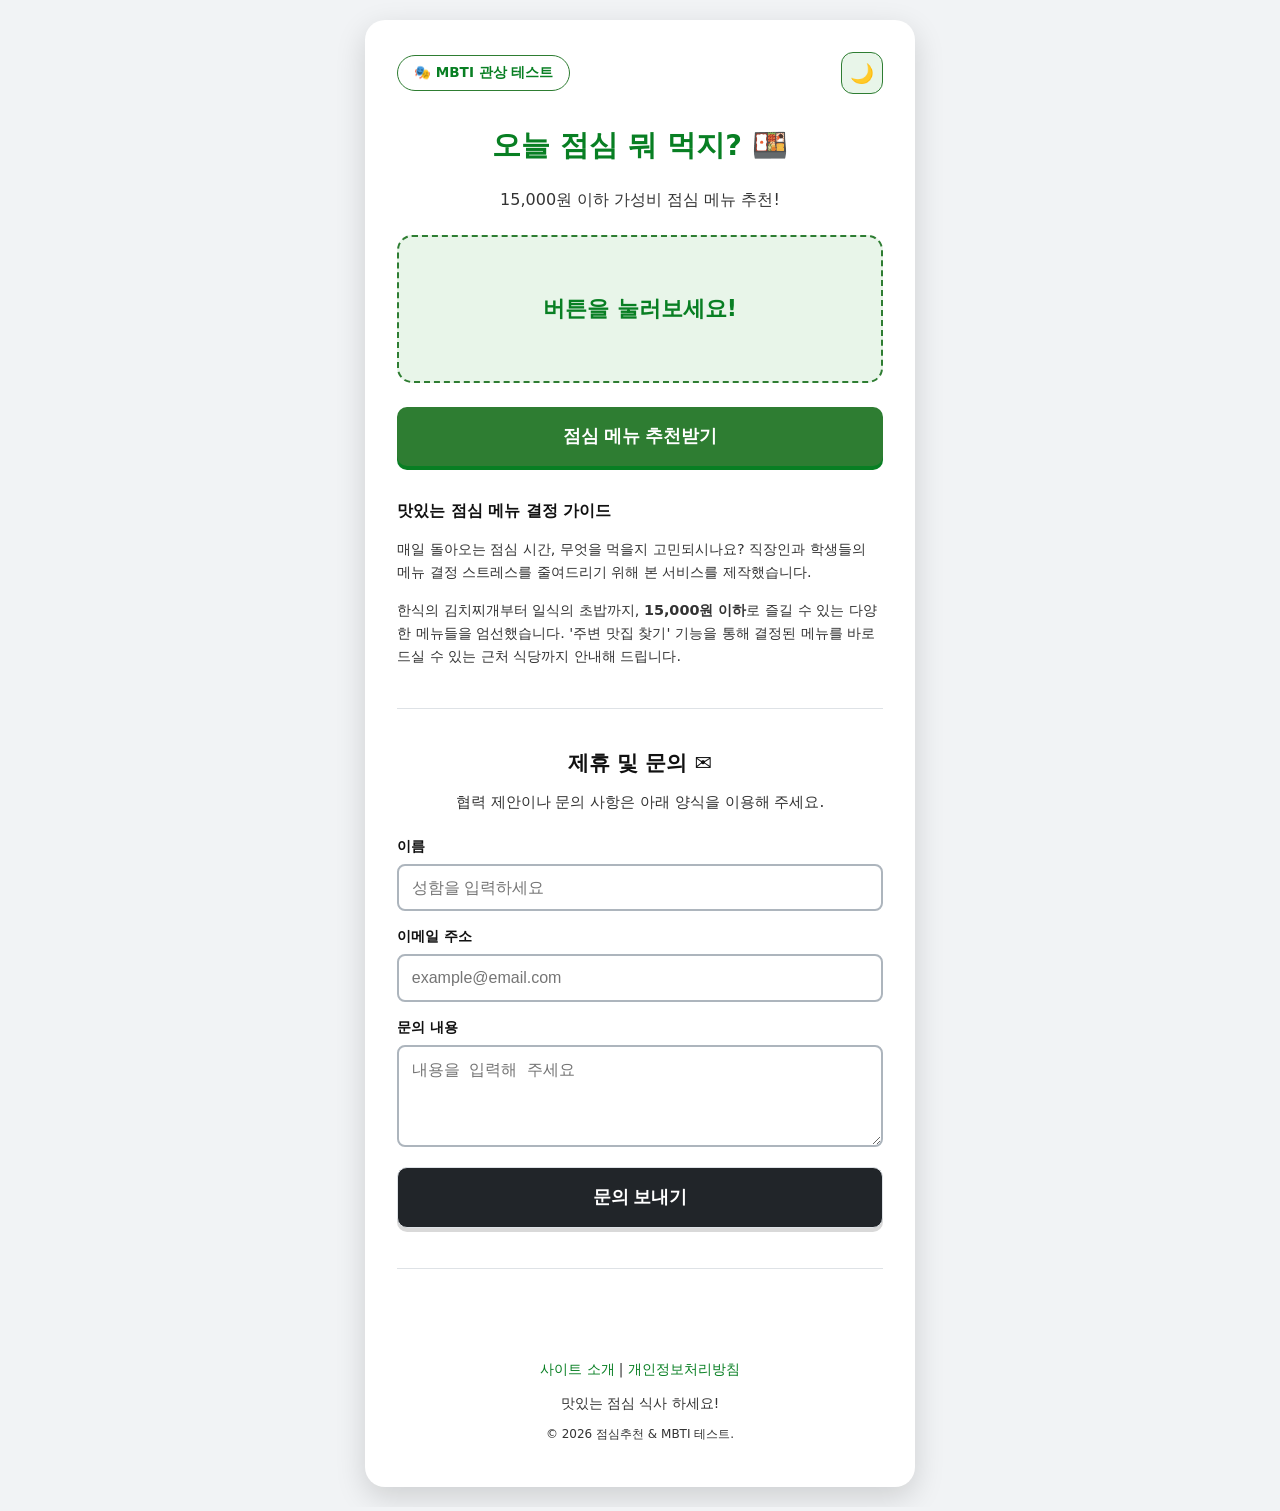
<file: index.html>
<!DOCTYPE html>
<html lang="ko">
<head>
  <!-- Google tag (gtag.js) -->
  <script async src="https://www.googletagmanager.com/gtag/js?id=G-HQV0WTTLLB"></script>
  <script>
    window.dataLayer = window.dataLayer || [];
    function gtag(){dataLayer.push(arguments);}
    gtag('js', new Date());

    gtag('config', 'G-HQV0WTTLLB');
  </script>
  <script type="text/javascript">
      (function(c,l,a,r,i,t,y){
          c[a]=c[a]||function(){(c[a].q=c[a].q||[]).push(arguments)};
          t=l.createElement(r);t.async=1;t.src="https://www.clarity.ms/tag/"+i;
          y=l.getElementsByTagName(r)[0];y.parentNode.insertBefore(t,y);
      })(window, document, "clarity", "script", "vuvj2xqojv");
  </script>
  <meta charset="UTF-8">
  <meta name="viewport" content="width=device-width, initial-scale=1.0">
  <meta name="google-adsense-account" content="ca-pub-4768436826776624">
  <title>오늘 점심 뭐 먹지? | 가성비 점심 추천 도구</title>
  <script async src="https://pagead2.googlesyndication.com/pagead/js/adsbygoogle.js?client=ca-pub-4768436826776624"
     crossorigin="anonymous"></script>
  <script>
    const savedTheme = localStorage.getItem('theme') ||
                       (window.matchMedia('(prefers-color-scheme: dark)').matches ? 'dark' : 'light');
    document.documentElement.setAttribute('data-theme', savedTheme);
  </script>
  <link href="/style.css" rel="stylesheet">
</head>
<body>
  <div class="container">
    <div class="header-nav">
      <a href="/mbti.html" class="nav-btn">🎭 MBTI 관상 테스트</a>
      <button id="theme-toggle" type="button" aria-label="테마 변경">
        <span class="mode-icon">🌙</span>
      </button>
    </div>
    <section class="recommender-section">
      <header>
        <h1>오늘 점심 뭐 먹지? 🍱</h1>
        <p>15,000원 이하 가성비 점심 메뉴 추천!</p>
      </header>
      <main>
        <div id="result-container" class="result-box">
          <div id="menu-wrapper">
            <span id="menu-display">버튼을 눌러보세요!</span>
          </div>
        </div>
        <div id="action-buttons" class="hidden">
          <a id="map-link" href="#" target="_blank" class="link-btn">📍 주변 맛집 찾기</a>
          <button id="share-btn" type="button" class="link-btn">🔗 결과 공유</button>
        </div>
        <div class="main-buttons">
          <button id="recommend-btn" type="button" class="primary-btn">점심 메뉴 추천받기</button>
          <button id="exclude-btn" type="button" class="text-btn hidden">이 메뉴는 제외하고 다시 뽑기 ❌</button>
        </div>
        <article class="seo-text">
          <h3>맛있는 점심 메뉴 결정 가이드</h3>
          <p>매일 돌아오는 점심 시간, 무엇을 먹을지 고민되시나요? 직장인과 학생들의 메뉴 결정 스트레스를 줄여드리기 위해 본 서비스를 제작했습니다.</p>
          <p>한식의 김치찌개부터 일식의 초밥까지, <strong>15,000원 이하</strong>로 즐길 수 있는 다양한 메뉴들을 엄선했습니다. '주변 맛집 찾기' 기능을 통해 결정된 메뉴를 바로 드실 수 있는 근처 식당까지 안내해 드립니다.</p>
        </article>
      </main>
      <div id="history-section" class="history-container hidden">
        <h3>최근 추천 기록</h3>
        <ul id="history-list"></ul>
        <button id="clear-history" type="button">기록 삭제</button>
      </div>
    </section>
    <hr class="divider">
    <section class="contact-section">
      <h2>제휴 및 문의 ✉️</h2>
      <p>협력 제안이나 문의 사항은 아래 양식을 이용해 주세요.</p>
      <form action="https://formspree.io/f/xkoqrylg" method="POST" id="contact-form">
        <div class="form-group">
          <label for="name">이름</label>
          <input type="text" id="name" name="name" placeholder="성함을 입력하세요" required>
        </div>
        <div class="form-group">
          <label for="email">이메일 주소</label>
          <input type="email" id="email" name="_replyto" placeholder="example@email.com" required>
        </div>
        <div class="form-group">
          <label for="message">문의 내용</label>
          <textarea id="message" name="message" rows="4" placeholder="내용을 입력해 주세요" required></textarea>
        </div>
        <button type="submit" class="secondary-btn">문의 보내기</button>
      </form>
    </section>
    <hr class="divider">
    <section class="comment-section">
      <div id="disqus_thread"></div>
      <script>
          var disqus_config = function () {
            this.page.url = window.location.href;
            this.page.identifier = window.location.pathname;
          };
          (function() {
          var d = document, s = d.createElement('script');
          s.src = 'https://product-build-3.disqus.com/embed.js';
          s.setAttribute('data-timestamp', +new Date());
          (d.head || d.body).appendChild(s);
          })();
      </script>
    </section>
    <footer>
      <div class="footer-nav">
        <a href="/about.html">사이트 소개</a> |
        <a href="/privacy.html">개인정보처리방침</a>
      </div>
      <p>맛있는 점심 식사 하세요!</p>
      <p class="copyright">&copy; 2026 점심추천 &amp; MBTI 테스트.</p>
    </footer>
  </div>
  <script defer src="/main.js"></script>
</body>
</html>
</file>
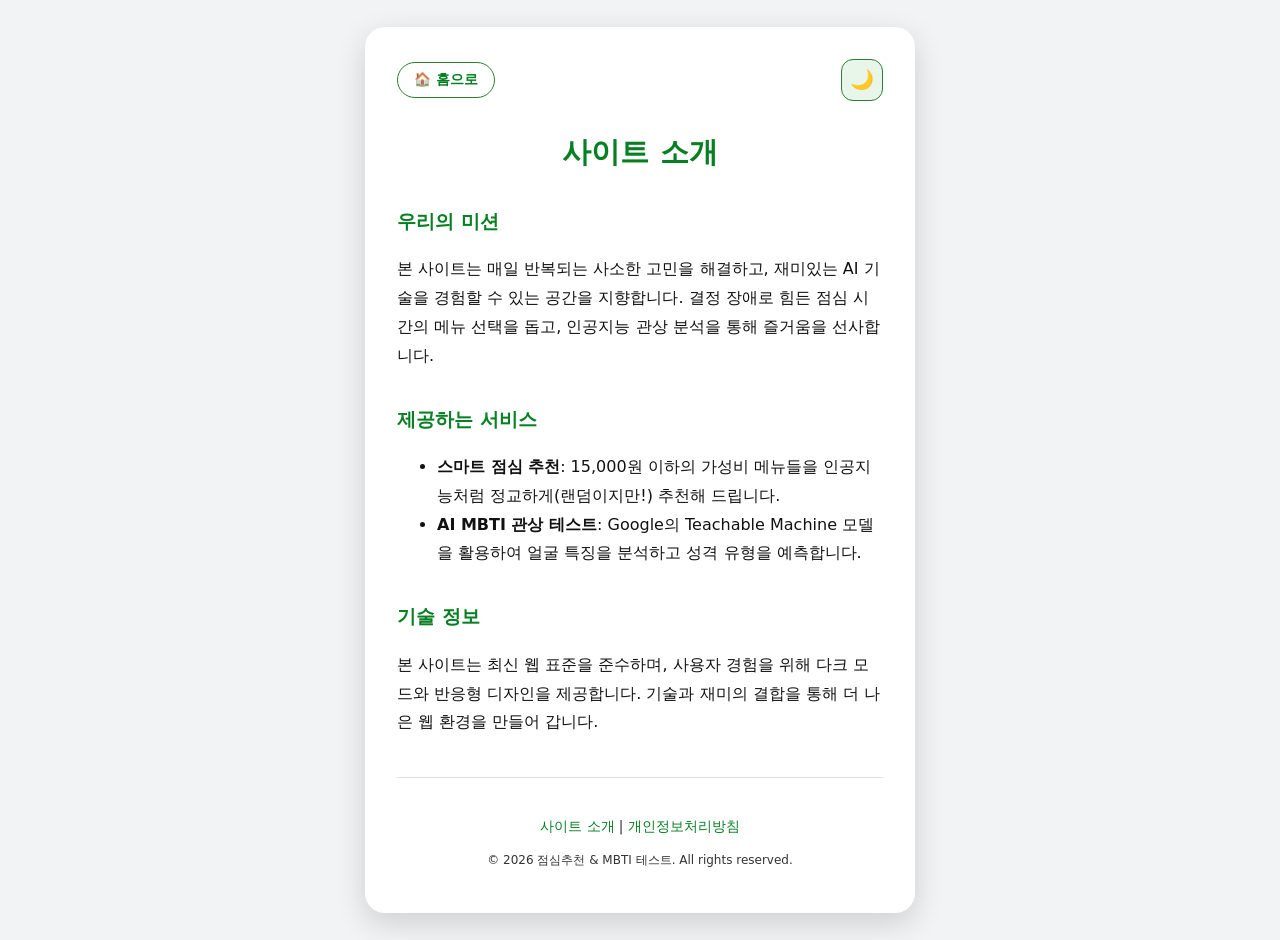
<file: about.html>
<!DOCTYPE html>
<html lang="ko">
<head>
  <!-- Google tag (gtag.js) -->
  <script async src="https://www.googletagmanager.com/gtag/js?id=G-HQV0WTTLLB"></script>
  <script>
    window.dataLayer = window.dataLayer || [];
    function gtag(){dataLayer.push(arguments);}
    gtag('js', new Date());

    gtag('config', 'G-HQV0WTTLLB');
  </script>
  <script type="text/javascript">
      (function(c,l,a,r,i,t,y){
          c[a]=c[a]||function(){(c[a].q=c[a].q||[]).push(arguments)};
          t=l.createElement(r);t.async=1;t.src="https://www.clarity.ms/tag/"+i;
          y=l.getElementsByTagName(r)[0];y.parentNode.insertBefore(t,y);
      })(window, document, "clarity", "script", "vuvj2xqojv");
  </script>
  <meta charset="UTF-8">
  <meta name="viewport" content="width=device-width, initial-scale=1.0">
  <meta name="google-adsense-account" content="ca-pub-4768436826776624">
  <title>사이트 소개 | 점심추천 &amp; MBTI 테스트</title>
  <script async src="https://pagead2.googlesyndication.com/pagead/js/adsbygoogle.js?client=ca-pub-4768436826776624"
     crossorigin="anonymous"></script>
  <script>
    const savedTheme = localStorage.getItem('theme') ||
                       (window.matchMedia('(prefers-color-scheme: dark)').matches ? 'dark' : 'light');
    document.documentElement.setAttribute('data-theme', savedTheme);
  </script>
  <link href="/style.css" rel="stylesheet">
</head>
<body>
  <div class="container">
    <div class="header-nav">
      <a href="/index.html" class="nav-btn">🏠 홈으로</a>
      <button id="theme-toggle" type="button" aria-label="테마 변경"><span class="mode-icon">🌙</span></button>
    </div>
    <header>
      <h1>사이트 소개</h1>
    </header>
    <main class="about-content">
      <h2>우리의 미션</h2>
      <p>본 사이트는 매일 반복되는 사소한 고민을 해결하고, 재미있는 AI 기술을 경험할 수 있는 공간을 지향합니다. 결정 장애로 힘든 점심 시간의 메뉴 선택을 돕고, 인공지능 관상 분석을 통해 즐거움을 선사합니다.</p>
      <h2>제공하는 서비스</h2>
      <ul>
        <li><strong>스마트 점심 추천</strong>: 15,000원 이하의 가성비 메뉴들을 인공지능처럼 정교하게(랜덤이지만!) 추천해 드립니다.</li>
        <li><strong>AI MBTI 관상 테스트</strong>: Google의 Teachable Machine 모델을 활용하여 얼굴 특징을 분석하고 성격 유형을 예측합니다.</li>
      </ul>
      <h2>기술 정보</h2>
      <p>본 사이트는 최신 웹 표준을 준수하며, 사용자 경험을 위해 다크 모드와 반응형 디자인을 제공합니다. 기술과 재미의 결합을 통해 더 나은 웹 환경을 만들어 갑니다.</p>
    </main>
    <hr class="divider">
    <footer>
      <div class="footer-nav">
        <a href="/about.html">사이트 소개</a> |
        <a href="/privacy.html">개인정보처리방침</a>
      </div>
      <p class="copyright">&copy; 2026 점심추천 &amp; MBTI 테스트. All rights reserved.</p>
    </footer>
  </div>
  <script defer src="/main.js"></script>
</body>
</html>
</file>
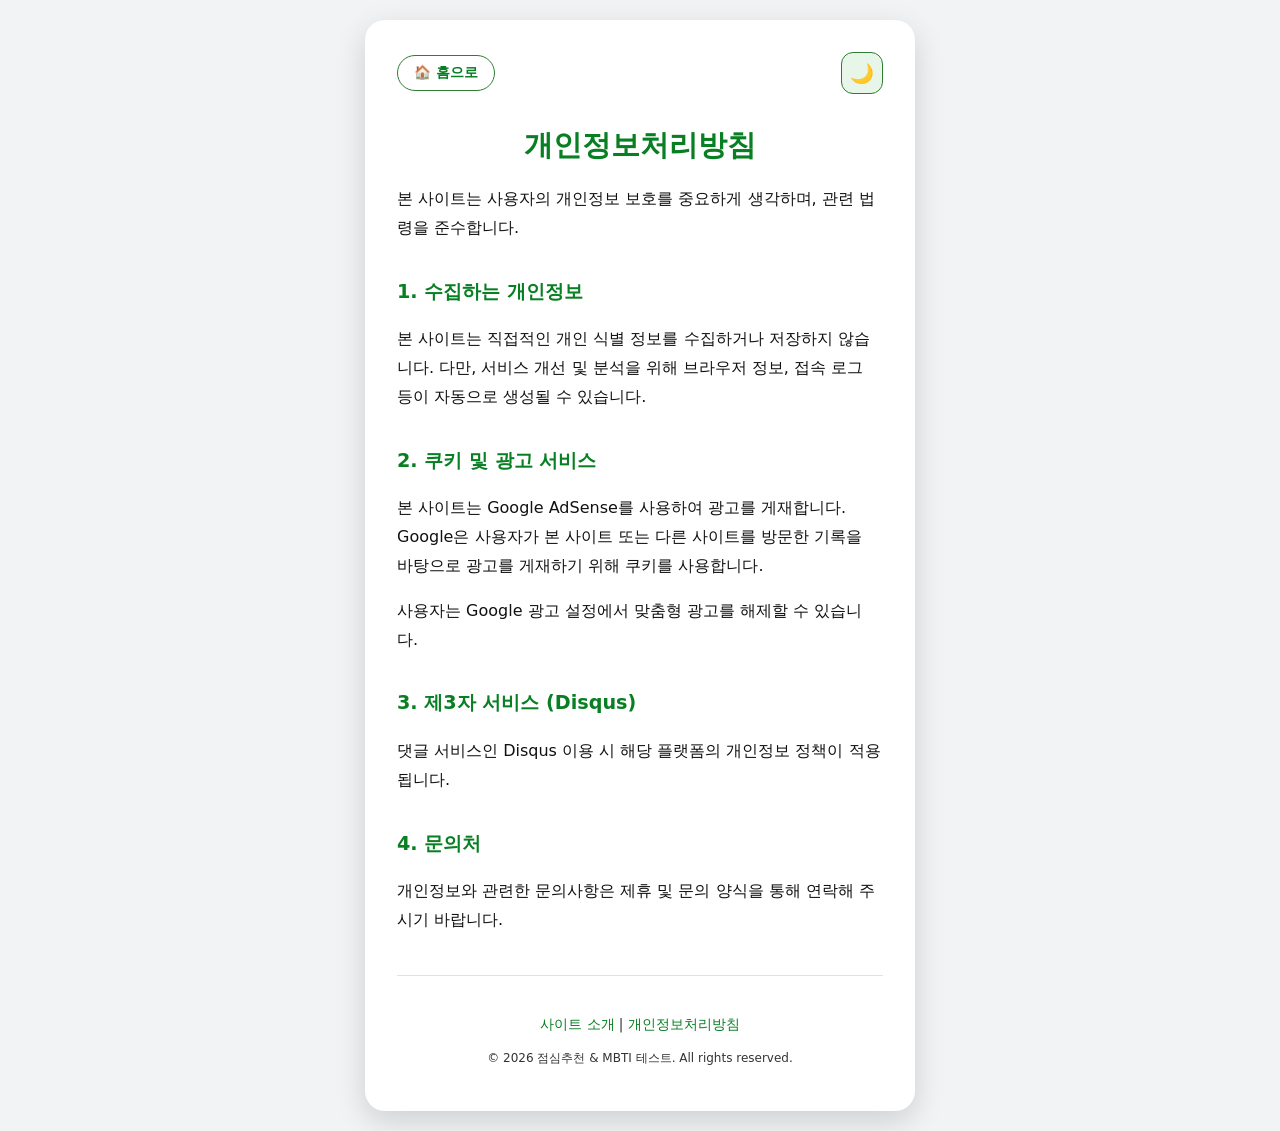
<file: privacy.html>
<!DOCTYPE html>
<html lang="ko">
<head>
  <!-- Google tag (gtag.js) -->
  <script async src="https://www.googletagmanager.com/gtag/js?id=G-HQV0WTTLLB"></script>
  <script>
    window.dataLayer = window.dataLayer || [];
    function gtag(){dataLayer.push(arguments);}
    gtag('js', new Date());

    gtag('config', 'G-HQV0WTTLLB');
  </script>
  <script type="text/javascript">
      (function(c,l,a,r,i,t,y){
          c[a]=c[a]||function(){(c[a].q=c[a].q||[]).push(arguments)};
          t=l.createElement(r);t.async=1;t.src="https://www.clarity.ms/tag/"+i;
          y=l.getElementsByTagName(r)[0];y.parentNode.insertBefore(t,y);
      })(window, document, "clarity", "script", "vuvj2xqojv");
  </script>
  <meta charset="UTF-8">
  <meta name="viewport" content="width=device-width, initial-scale=1.0">
  <meta name="google-adsense-account" content="ca-pub-4768436826776624">
  <title>개인정보처리방침 | 점심추천 &amp; MBTI 테스트</title>
  <script async src="https://pagead2.googlesyndication.com/pagead/js/adsbygoogle.js?client=ca-pub-4768436826776624"
     crossorigin="anonymous"></script>
  <script>
    const savedTheme = localStorage.getItem('theme') ||
                       (window.matchMedia('(prefers-color-scheme: dark)').matches ? 'dark' : 'light');
    document.documentElement.setAttribute('data-theme', savedTheme);
  </script>
  <link href="/style.css" rel="stylesheet">
</head>
<body>
  <div class="container">
    <div class="header-nav">
      <a href="/index.html" class="nav-btn">🏠 홈으로</a>
      <button id="theme-toggle" type="button" aria-label="테마 변경"><span class="mode-icon">🌙</span></button>
    </div>
    <header>
      <h1>개인정보처리방침</h1>
    </header>
    <main class="policy-content">
      <p>본 사이트는 사용자의 개인정보 보호를 중요하게 생각하며, 관련 법령을 준수합니다.</p>
      <h2>1. 수집하는 개인정보</h2>
      <p>본 사이트는 직접적인 개인 식별 정보를 수집하거나 저장하지 않습니다. 다만, 서비스 개선 및 분석을 위해 브라우저 정보, 접속 로그 등이 자동으로 생성될 수 있습니다.</p>
      <h2>2. 쿠키 및 광고 서비스</h2>
      <p>본 사이트는 Google AdSense를 사용하여 광고를 게재합니다. Google은 사용자가 본 사이트 또는 다른 사이트를 방문한 기록을 바탕으로 광고를 게재하기 위해 쿠키를 사용합니다.</p>
      <p>사용자는 Google 광고 설정에서 맞춤형 광고를 해제할 수 있습니다.</p>
      <h2>3. 제3자 서비스 (Disqus)</h2>
      <p>댓글 서비스인 Disqus 이용 시 해당 플랫폼의 개인정보 정책이 적용됩니다.</p>
      <h2>4. 문의처</h2>
      <p>개인정보와 관련한 문의사항은 제휴 및 문의 양식을 통해 연락해 주시기 바랍니다.</p>
    </main>
    <hr class="divider">
    <footer>
      <div class="footer-nav">
        <a href="/about.html">사이트 소개</a> |
        <a href="/privacy.html">개인정보처리방침</a>
      </div>
      <p class="copyright">&copy; 2026 점심추천 &amp; MBTI 테스트. All rights reserved.</p>
    </footer>
  </div>
  <script defer src="/main.js"></script>
</body>
</html>
</file>
<file: style.css>
:root {
  --bg-color: #f1f3f5;
  --container-bg: #ffffff;
  --text-main: #111111;
  --text-muted: #333333;
  --accent-color: #087f23;
  --accent-soft: #e8f5e9;
  --accent-border: #2e7d32;
  --divider-color: #dee2e6;
  --input-border: #adb5bd;
  --btn-secondary: #212529;
  --shadow: rgba(0, 0, 0, 0.15);
  --danger-color: #e74c3c;
  --danger-soft: #fff5f5;
  --danger-border: #ffc9c9;
}

[data-theme="dark"] {
  --bg-color: #121212;
  --container-bg: #1e1e1e;
  --text-main: #ffffff;
  --text-muted: #dddddd;
  --accent-color: #81c784;
  --accent-soft: #263238;
  --accent-border: #4caf50;
  --divider-color: #444444;
  --input-border: #666666;
  --btn-secondary: #3e4042; /* 너무 밝은 회색에서 적절한 다크 그레이로 변경 */
  --shadow: rgba(0, 0, 0, 0.5);
  --danger-color: #ff6b6b;
  --danger-soft: #3b2020;
  --danger-border: #632a2a;
}

body {
  font-family: 'Pretendard', -apple-system, BlinkMacSystemFont, system-ui, Roboto, 'Helvetica Neue', 'Segoe UI', 'Apple SD Gothic Neo', 'Noto Sans KR', 'Malgun Gothic', sans-serif;
  background-color: var(--bg-color);
  margin: 0;
  display: flex;
  justify-content: center;
  align-items: center;
  min-height: 100vh;
  padding: 20px;
  color: var(--text-main);
  transition: background-color 0.2s, color 0.2s;
}

.container {
  background: var(--container-bg);
  padding: 2rem;
  border-radius: 20px;
  box-shadow: 0 10px 30px var(--shadow);
  width: 100%;
  max-width: 550px;
  box-sizing: border-box;
}

.header-nav {
  display: flex;
  justify-content: space-between;
  align-items: center;
  margin-bottom: 2rem;
  flex-wrap: wrap;
  gap: 10px;
}

.nav-btn {
  font-size: 0.85rem;
  color: var(--accent-color);
  text-decoration: none;
  font-weight: 700;
  padding: 0.5rem 1rem;
  border: 1px solid var(--accent-border);
  border-radius: 50px;
  background: var(--container-bg);
  white-space: nowrap;
  transition: all 0.2s ease;
}

.nav-btn:hover {
  background: var(--accent-soft);
}

#theme-toggle {
  background: var(--accent-soft);
  border: 1px solid var(--accent-border);
  width: 42px;
  height: 42px;
  border-radius: 12px;
  cursor: pointer;
  display: flex;
  align-items: center;
  justify-content: center;
  font-size: 1.2rem;
}

header h1 {
  font-size: 1.8rem;
  color: var(--accent-color);
  margin-top: 0;
  text-align: center;
  font-weight: 800;
  word-break: keep-all;
}

header p {
  color: var(--text-muted);
  text-align: center;
  margin-bottom: 1.5rem;
  font-weight: 500;
}

.result-box {
  background: var(--accent-soft);
  border: 2px dashed var(--accent-border);
  border-radius: 15px;
  padding: 2rem 1rem;
  margin-bottom: 1.5rem;
  text-align: center;
  min-height: 80px;
  display: flex;
  align-items: center;
  justify-content: center;
}

#menu-display {
  font-size: 1.4rem;
  font-weight: 800;
  color: var(--accent-color);
}

#action-buttons {
  display: flex;
  gap: 8px;
  margin-bottom: 1.5rem;
  justify-content: center;
  flex-wrap: wrap;
}

.link-btn {
  padding: 0.6rem 0.8rem;
  font-size: 0.8rem;
  text-decoration: none;
  background: var(--container-bg);
  border: 1px solid var(--accent-border);
  color: var(--accent-color);
  border-radius: 20px;
  font-weight: 600;
  transition: all 0.2s ease;
}

.link-btn:hover {
  background: var(--accent-soft);
  transform: translateY(-1px);
}

.primary-btn {
  width: 100%;
  padding: 1.1rem;
  background-color: var(--accent-border);
  color: #ffffff;
  border: none;
  border-radius: 10px;
  font-size: 1.1rem;
  font-weight: 700;
  cursor: pointer;
  transition: all 0.2s ease;
  box-shadow: 0 4px 0 var(--accent-color);
}

.primary-btn:hover {
  filter: brightness(1.1);
  transform: translateY(-2px);
  box-shadow: 0 6px 0 var(--accent-color);
}

.primary-btn:active {
  transform: translateY(2px);
  box-shadow: 0 0 0 var(--accent-color);
}

.text-btn {
  width: 100%;
  background: var(--bg-color);
  border: 1px solid var(--divider-color);
  color: var(--text-muted);
  font-size: 0.85rem;
  padding: 0.7rem;
  border-radius: 8px;
  cursor: pointer;
  margin-top: 0.5rem;
  transition: all 0.2s ease;
  font-weight: 600;
}

.text-btn:hover {
  background: var(--danger-soft);
  color: var(--danger-color);
  border-color: var(--danger-border);
}

.history-container {
  margin-top: 1.5rem;
  padding: 1.2rem;
  background: var(--bg-color);
  border-radius: 12px;
  border: 1px solid var(--divider-color);
}

.history-container h3 {
  font-size: 0.95rem;
  margin-top: 0;
  margin-bottom: 1rem;
  color: var(--text-main);
  text-align: left;
}

#history-list {
  list-style: none;
  padding: 0;
  margin-bottom: 1rem;
  max-height: 150px;
  overflow-y: auto;
}

#history-list li {
  font-size: 0.85rem;
  padding: 0.6rem 0;
  border-bottom: 1px solid var(--divider-color);
  color: var(--text-muted);
  text-align: left;
}

#clear-history {
  width: 100%;
  background: var(--container-bg);
  border: 1px solid var(--danger-border);
  color: var(--danger-color);
  font-size: 0.8rem;
  padding: 0.6rem;
  border-radius: 6px;
  cursor: pointer;
  font-weight: 700;
  transition: all 0.2s;
}

#clear-history:hover {
  background: var(--danger-color);
  color: white;
  border-color: var(--danger-color);
}

.divider {
  border: 0;
  height: 1px;
  background: var(--divider-color);
  margin: 2.5rem 0;
}

.contact-section {
  max-width: 100%;
}

.contact-section h2 {
  font-size: 1.3rem;
  margin-bottom: 0.5rem;
  text-align: center;
  color: var(--text-main);
}

.contact-section p {
  font-size: 0.95rem;
  color: var(--text-muted);
  text-align: center;
  margin-bottom: 1.5rem;
}

.form-group {
  margin-bottom: 1rem;
}

label {
  display: block;
  font-size: 0.9rem;
  font-weight: 700;
  margin-bottom: 0.5rem;
  color: var(--text-main);
  text-align: left;
}

input, textarea {
  width: 100%;
  padding: 0.8rem;
  border: 2px solid var(--input-border);
  background-color: var(--container-bg);
  color: var(--text-main);
  border-radius: 8px;
  box-sizing: border-box;
  font-size: 1rem;
  transition: border-color 0.2s;
}

input:focus, textarea:focus {
  outline: none;
  border-color: var(--accent-color);
}

.secondary-btn {
  width: 100%;
  padding: 1.1rem;
  background-color: var(--btn-secondary);
  color: #ffffff !important;
  border: 1px solid var(--divider-color); /* 테두리 추가로 경계 명확화 */
  border-radius: 10px;
  cursor: pointer;
  font-size: 1.1rem;
  font-weight: 700;
  transition: all 0.2s ease;
  box-shadow: 0 4px 0 var(--shadow);
}

.secondary-btn:hover {
  filter: brightness(1.2);
  transform: translateY(-2px);
  box-shadow: 0 6px 0 #000000;
}

.secondary-btn:active {
  transform: translateY(2px);
  box-shadow: 0 0 0 #000000;
}

.comment-section {
  margin-top: 1.5rem;
  background: var(--container-bg);
  padding: 10px;
  border-radius: 12px;
}

#disqus_thread { background: var(--container-bg); }

footer {
  margin-top: 2rem;
  text-align: center;
  font-size: 0.85rem;
  color: var(--text-muted);
}

.seo-text {
  text-align: left;
  margin-top: 2rem;
  font-size: 0.9rem;
  line-height: 1.6;
  color: var(--text-muted);
}

.seo-text h3 {
  color: var(--text-main);
  font-size: 1rem;
  margin-bottom: 0.5rem;
}

.footer-nav {
  margin-bottom: 1rem;
  font-size: 0.85rem;
}

.footer-nav a {
  color: var(--accent-color);
  text-decoration: none;
}

.copyright {
  font-size: 0.75rem;
  color: var(--text-muted);
}

.policy-content { text-align: left; line-height: 1.8; }
.policy-content h2 { margin-top: 2rem; font-size: 1.2rem; color: var(--accent-color); }

.about-content { text-align: left; line-height: 1.8; }
.about-content h2 { margin-top: 2rem; font-size: 1.2rem; color: var(--accent-color); }

.pop { animation: pop 0.4s cubic-bezier(0.175, 0.885, 0.32, 1.275); }
@keyframes pop { 0% { transform: scale(0.8); opacity: 0; } 100% { transform: scale(1); opacity: 1; } }
.rolling { animation: roll 0.1s infinite linear; }
@keyframes roll { 0% { transform: translateY(5px); opacity: 0.5; } 100% { transform: translateY(-5px); opacity: 0.5; } }
.hidden { display: none !important; }

@media (max-width: 400px) {
  .header-nav { justify-content: center; }
  header h1 { font-size: 1.5rem; }
  .container { padding: 1.5rem; }
}
</file>
